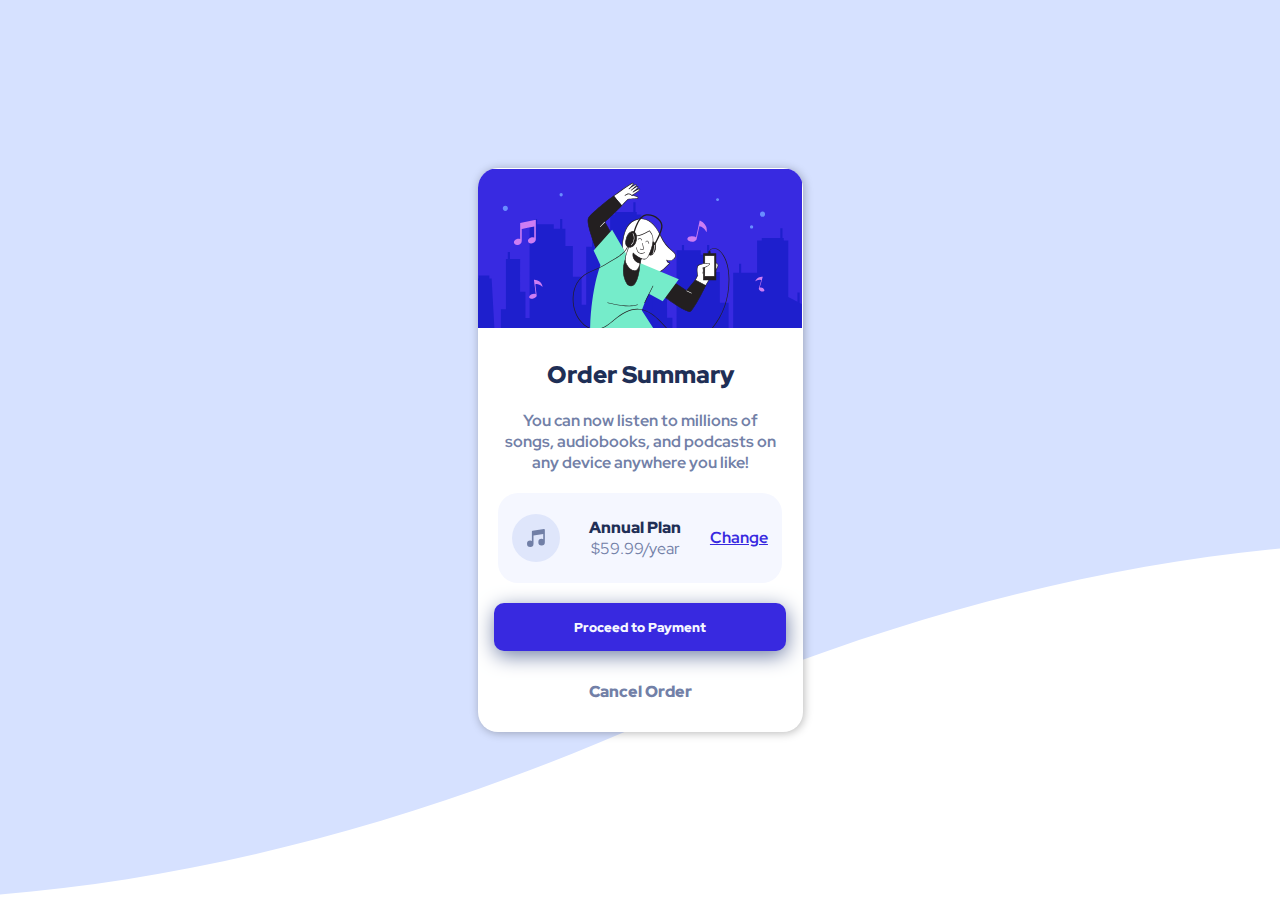
<file: first mobile order_summary card/index.html>
<!DOCTYPE html>
<html lang="en">
<head>
  <meta charset="UTF-8">
  <meta name="viewport" content="width=device-width, initial-scale=1.0"> <!-- displays site properly based on user's device -->
  <link rel="preconnect" href="https://fonts.googleapis.com">
  <link rel="preconnect" href="https://fonts.gstatic.com" crossorigin>
  <link href="https://fonts.googleapis.com/css2?family=Red+Hat+Display:wght@500;700;900&display=swap" rel="stylesheet">
  <link rel="icon" type="image/png" sizes="32x32" href="./images/favicon-32x32.png">
  <link rel="stylesheet" href="./css/style.css">
  
  <title>Order summary card</title>

</head>
<body>
  <div class="full">
    <div class="full-container">
      <header class="full-container-imagen">
        <!-- imagen aqui -->
      </header>

      <section class="full-container-content">
        <h2 class="full-container-content-title tittle_color">Order Summary</h2>
        <p class="full-container-content-paragraph">You can now listen to millions of songs, audiobooks,   and podcasts on any 
          device anywhere you like!
        </p>
      </section >

      <section class="full-container-order box">
        <img src="./images/icon-music.svg" alt="">
        <div class="full-container-order-plan">
          <h4 class="tittle_color">Annual Plan</h4>
          <p class="full-container-order-plan-cost">$59.99/year</p>
        </div>
        <a href="" class="full-container-order-link">Change</a>
      </section>

      <section class="full-container-pay">
        <button class="full-container-pay-button">Proceed to Payment</button>
        <p class="full-container-pay-paragraph">Cancel Order</p>
      </section>
    </div>
  </div>
</body>
</html>









<!-- <style>
  .attribution { font-size: 11px; text-align: center; }
  .attribution a { color: hsl(228, 45%, 44%); }
</style> -->
<!-- <div class="attribution">
  Challenge by <a href="https://www.frontendmentor.io?ref=challenge" target="_blank">Frontend Mentor</a>. 
  Coded by <a href="#">Your Name Here</a>.
</div> -->
</file>
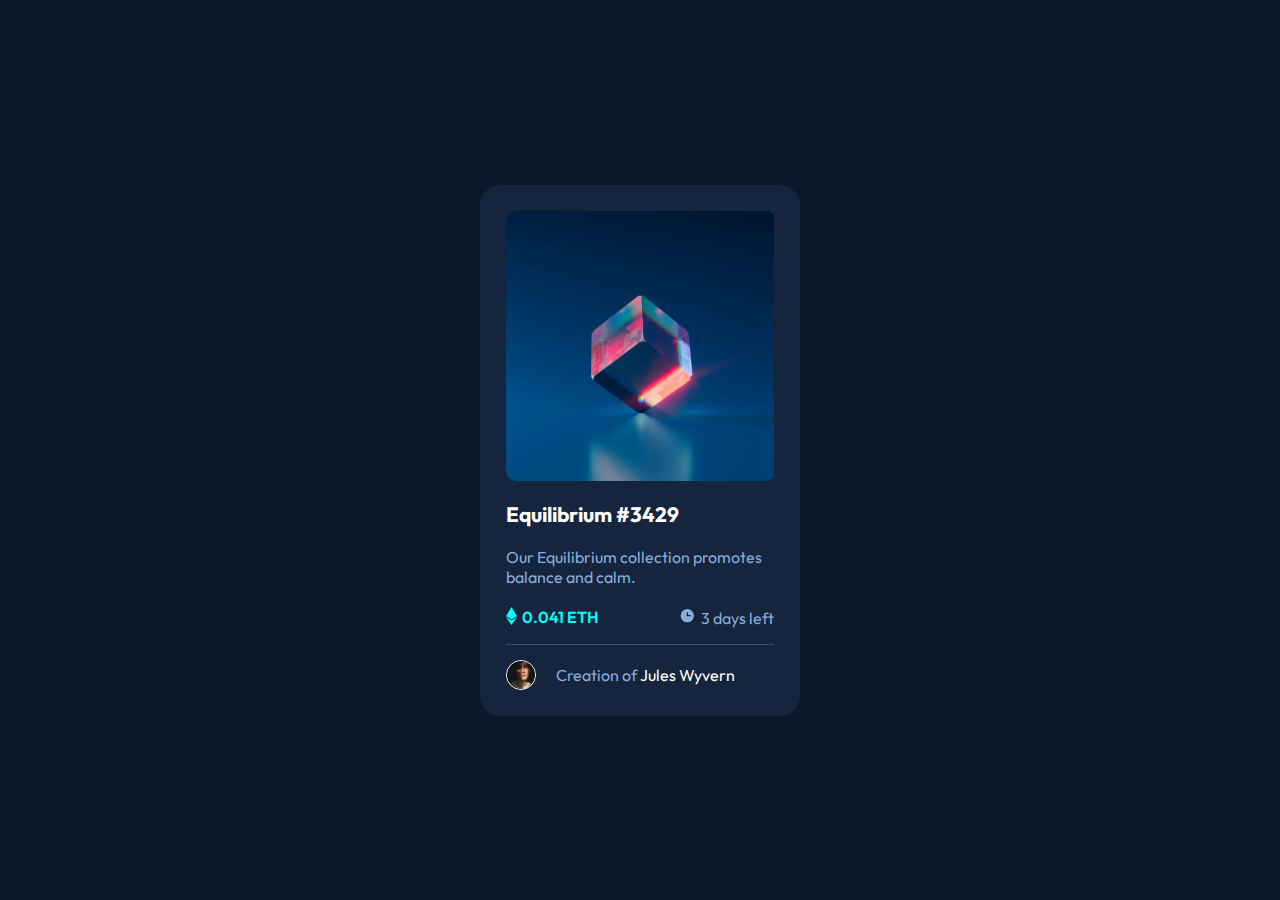
<file: nft-card/index.html>
<!DOCTYPE html>
<html lang="en">
<head>
  <meta charset="UTF-8">
  <meta name="viewport" content="width=device-width, initial-scale=1.0"> <!-- displays site properly based on user's device -->

  <link rel="icon" type="image/png" sizes="32x32" href="./images/favicon-32x32.png">
  <link rel="preconnect" href="https://fonts.googleapis.com">
  <link rel="preconnect" href="https://fonts.gstatic.com" crossorigin>
  <link href="https://fonts.googleapis.com/css2?family=Outfit:wght@300;400;600&display=swap" rel="stylesheet">
  <link rel="stylesheet" href="./Styles/style.css">
  
  <title>NFT Card</title>

  <!-- Feel free to remove these styles or customise in your own stylesheet 👍 -->
</head>
<body>
  <section class="container">
    <div class="container-sub_cont">
      <div class="container-sub_cont-imgBox">
        <img src="./images/image-equilibrium.jpg" alt="">
      </div>
  
      <h1 class="container-sub_cont-tittle">Equilibrium #3429</h1>
      <p class="container-sub_cont-paragraph">Our Equilibrium collection promotes balance and calm.</p>
  
      <div class="container-sub_cont-twoElements">
        <p class="container-sub_cont-twoElements-ETH"><span><img src="./images/icon-ethereum.svg" alt=""></span>0.041 ETH</p>
        <p class="container-sub_cont-twoElements-time"><span><img src="./images/icon-clock.svg" alt=""></span>3 days left</p>
      </div>
  
      <hr class="container-sub_cont-separator">
  
      <div class="container-sub_cont-creator">
        <img src="./images/image-avatar.png" alt="photo" class="container-sub_cont-creator-photo">
        <p class="container-sub_cont-creator-name">Creation of <span class="author">Jules Wyvern</span></p>
      </div>
    </div>
  </section> 
</body>
</html>

<!-- 






 -->













<!-- <div class="attribution">
  Challenge by <a href="https://www.frontendmentor.io?ref=challenge" target="_blank">Frontend Mentor</a>. 
  Coded by <a href="#">Edison bravo</a>.
</div>

.attribution { font-size: 11px; text-align: center; }
.attribution a { color: hsl(228, 45%, 44%); } -->
</file>
<file: first mobile order_summary card/css/style.css>
:root {
  --Pale_blue: hsl(225, 100%, 94%);
  --Bright_blue: hsl(245, 75%, 52%);
  --Very_pale_blue: hsl(225, 100%, 98%);
  --Desaturated_blue: hsl(224, 23%, 55%);
  --Dark_blue: hsl(223, 47%, 23%);
}

* {
  box-sizing: border-box;
  margin: 0;
  padding: 0;
}

.full {
  font-family: "Red Hat Display", sans-serif;
  background-image: url(../images/pattern-background-mobile.svg);
  background-repeat: no-repeat;
  background-size: cover;
  background-position: center;
  display: flex;
  align-items: center;
  height: 100vh;
}
.full-container {
  max-width: 325px;
  width: 90%;
  margin: 70px auto;
  background-color: white;
  padding: 0.1px;
  overflow: hidden;
  border-radius: 20px;
  box-shadow: 1px 1px 10px rgba(0, 0, 0, 0.281);
}
.full-container .tittle_color {
  color: var(--Dark_blue);
  font-weight: 900;
}
.full-container-imagen {
  height: 200px;
  background-image: url(../images/illustration-hero.svg);
  background-size: 325px;
  background-position: center;
  background-repeat: no-repeat;
  background-position-y: 0px;
}
.full-container-content-title {
  text-align: center;
  margin: -10px 0 20px;
}
.full-container-content-paragraph {
  font-size: 16px;
  margin: 0 25px;
  color: var(--Desaturated_blue);
  font-weight: 700;
  text-align: center;
}
.full-container-order {
  display: flex;
  height: 90px;
  background-color: var(--Very_pale_blue);
  border-radius: 20px;
  margin: 20px;
  justify-content: space-around;
  align-items: center;
}
.full-container-order-plan {
  text-align: center;
}
.full-container-order-plan-cost {
  color: var(--Desaturated_blue);
}
.full-container-order-link {
  color: var(--Bright_blue);
  font-weight: 700;
}
.full-container-order-link:hover {
  color: hsl(245, 83%, 68%);
  cursor: pointer;
}
.full-container-pay {
  text-align: center;
}
.full-container-pay-button {
  font-family: inherit;
  padding: 15px 80px;
  font-weight: 900;
  color: var(--Very_pale_blue);
  background-color: var(--Bright_blue);
  border-radius: 10px;
  box-shadow: 1px 5px 20px var(--Desaturated_blue);
  border: none;
}
.full-container-pay-button:hover {
  background-color: hsl(245, 83%, 68%);
  cursor: pointer;
}
.full-container-pay-paragraph {
  color: var(--Desaturated_blue);
  font-weight: 900;
  margin: 30px 0;
}
.full-container-pay-paragraph:hover {
  color: var(--Dark_blue);
  cursor: pointer;
}

@media (min-width: 1440px) {
  body {
    background-image: url(../images/pattern-background-mobile.svg);
    background-size: cover;
    background-position: center;
    background-repeat: no-repeat;
    overflow: hidden;
  }
  .full {
    width: 80%;
    height: 80vh;
    margin: 100px auto;
    box-shadow: 1px 1px 10px black;
  }
}/*# sourceMappingURL=style.css.map */
</file>
<file: nft-card/Styles/style.css>
:root {
  --Soft_blue: hsl(215, 51%, 70%);
  --Cyan: hsl(178, 100%, 50%);
  --Very_dark_blue1: hsl(217, 54%, 11%);
  --Very_dark_blue2: hsl(216, 50%, 16%);
  --Very_dark_blue3: hsl(215, 32%, 27%);
  --White: hsl(0, 0%, 100%);
}

* {
  box-sizing: border-box;
  margin: 0;
  padding: 0;
}

body {
  font-family: "Outfit", sans-serif;
  background-color: var(--Very_dark_blue1);
}

.container {
  max-width: 320px;
  width: 85%;
  height: 100vh;
  margin: 0 auto;
  display: flex;
  flex-direction: column;
  justify-content: center;
}
.container-sub_cont {
  background-color: var(--Very_dark_blue2);
  border: 1px solid var(--Very_dark_blue2);
  border-radius: 20px;
  padding: 25px;
}
.container-sub_cont-imgBox {
  width: 100%;
  overflow: hidden;
  position: relative;
}
.container-sub_cont-imgBox img {
  width: 270px;
  border-radius: 10px;
  display: block;
}
.container-sub_cont-imgBox::after {
  content: url("../images/icon-view.svg");
  position: absolute;
  width: 50%;
  top: 50%;
  left: 50%;
  transform: translate(-15%, -50%);
  z-index: 10;
  opacity: 0;
  transition: opacity ease 0.25s;
}
.container-sub_cont-imgBox:hover::after {
  opacity: 1;
}
.container-sub_cont-imgBox::before {
  content: "";
  width: 270px;
  height: 100%;
  border-radius: 10px;
  background-color: var(--Cyan);
  opacity: 0;
  display: block;
  position: absolute;
}
.container-sub_cont-imgBox:hover::before {
  opacity: 0.5;
  cursor: pointer;
}
.container-sub_cont-tittle {
  color: var(--White);
  font-size: 1.3rem;
  margin: 20px 0;
}
.container-sub_cont-tittle:hover {
  color: var(--Cyan);
  cursor: pointer;
}
.container-sub_cont-paragraph {
  color: var(--Soft_blue);
  margin-bottom: 20px;
}
.container-sub_cont-twoElements {
  display: flex;
  justify-content: space-between;
  margin-bottom: 15px;
}
.container-sub_cont-twoElements-ETH {
  display: flex;
  color: var(--Cyan);
  font-weight: 600;
  gap: 5px;
}
.container-sub_cont-twoElements-time {
  display: flex;
  color: var(--Soft_blue);
  align-items: center;
  gap: 5px;
}
.container-sub_cont-separator {
  border: none;
  height: 1px;
  background-image: linear-gradient(hsla(215, 51%, 70%, 0.4), hsl(215, 32%, 27%));
}
.container-sub_cont-creator {
  display: flex;
  align-items: center;
  margin-top: 15px;
  gap: 20px;
}
.container-sub_cont-creator-photo {
  border: 1px solid white;
  border-radius: 50%;
  width: 30px;
}
.container-sub_cont-creator-name {
  color: var(--Soft_blue);
}
.container-sub_cont-creator-name .author {
  color: var(--White);
}
.container-sub_cont-creator-name .author:hover {
  color: var(--Cyan);
  cursor: pointer;
}/*# sourceMappingURL=style.css.map */
</file>
